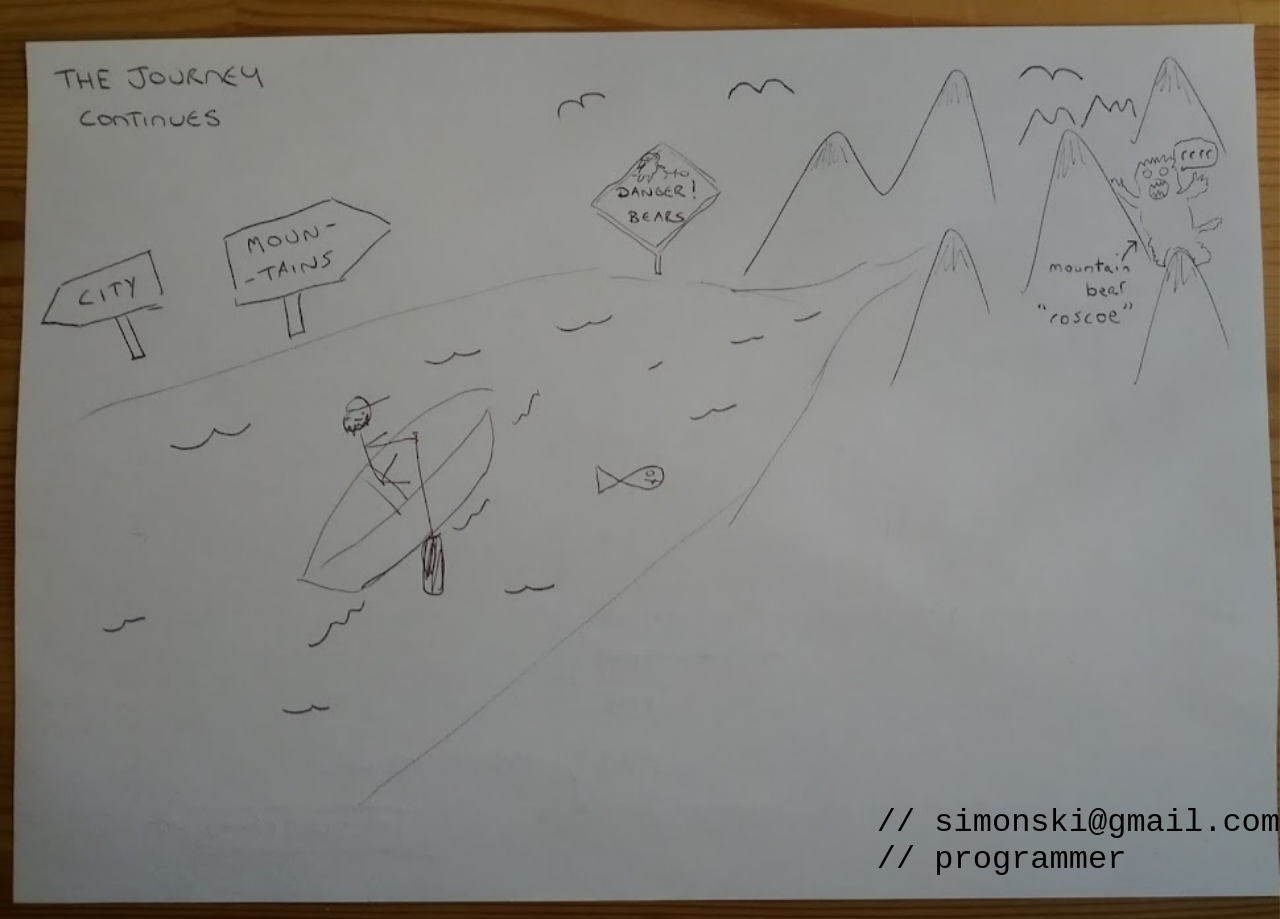
<file: index.html>
<!DOCTYPE html>
<html>
	<!--
	Hello viewers!, why - what on earth brought you here?. This site is much better viewed in the browser, not as source.  This is the dirty laundry, as it were.  Skidaddle!
	-->
  <head>
    <link href="fullscreen.css" rel="stylesheet" type="text/css"/>
  </head>
  <body>
    <img alt="full screen background image" src="fullscreen.jpeg" id="full-screen-background-image" /> 

	<div id="wrap">
		<div id="header">
		</div>
		<div id="main">
		</div>
	</div>

	<div id="footer" valign="bottom">
<br/>
<br/>
<br/>
<br/>
<br/>
      <pre>	
   // simonski@gmail.com
   // programmer
      </pre>
	</div>

  </body>
</html>
</file>
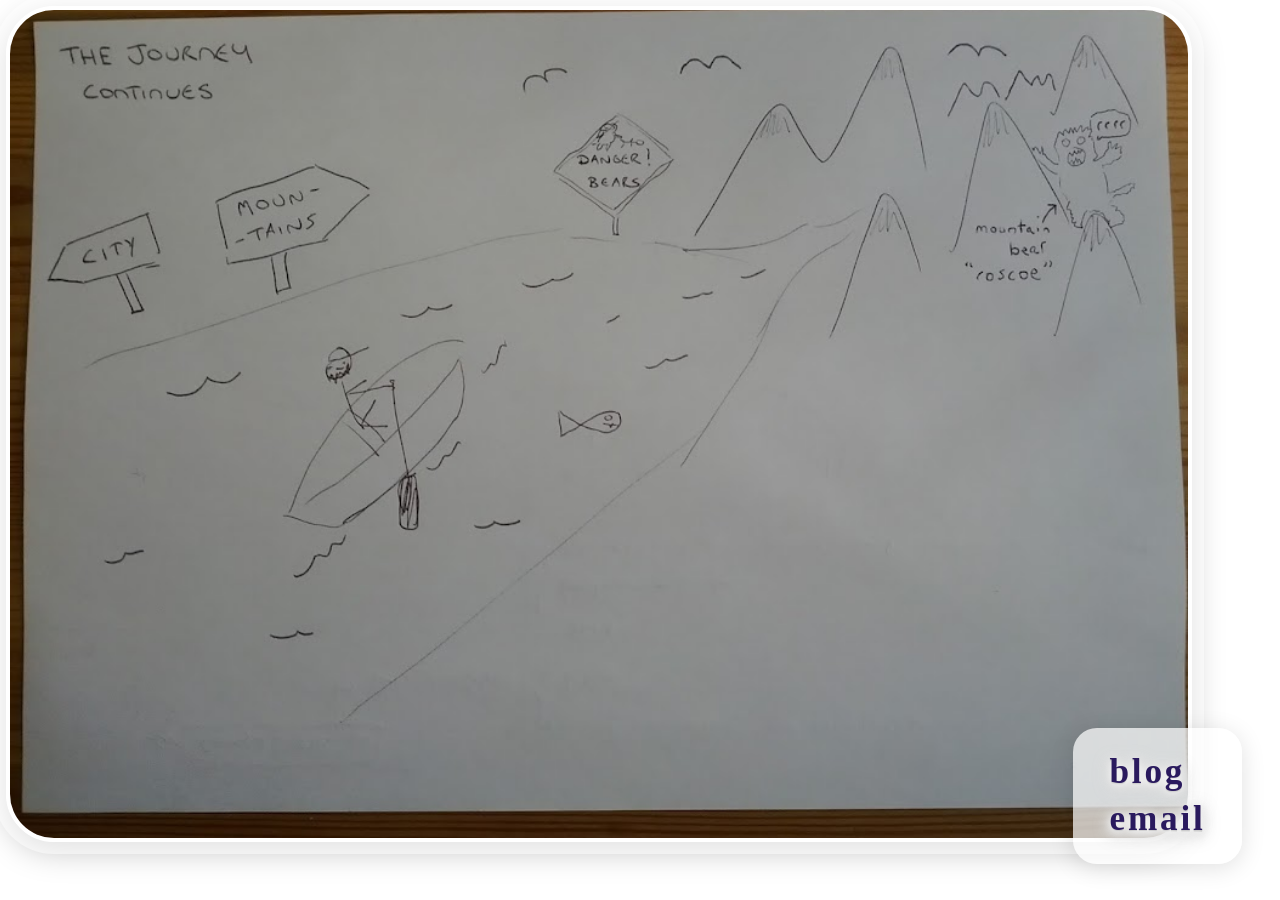
<file: website/index.html>
<!DOCTYPE html>
<html>
	<!--
	Hello viewers!, why - what on earth brought you here?. This site is much better viewed in the browser, not as source.  This is the dirty laundry, as it were.  Skidaddle!
	-->
  <head>
    <link href="fullscreen.css" rel="stylesheet" type="text/css"/>
  </head>
  <body>

		<div class="background-frame">
			<img alt="full screen background image" src="fullscreen.jpeg" id="full-screen-background-image" usemap="#fishmap" />
			<map name="fishmap">
				<area shape="circle" coords="50%,50%,10%" href="#" alt="Fish" id="fish-area" />
			</map>
			<div id="fish-popup" class="fancy-popup">
				<a href="https://en.wikipedia.org/wiki/Fish" target="_blank">🐟 Learn about Fish on Wikipedia</a>
			</div>
		</div>

	<div id="wrap">
		<div id="header">
		</div>
		<div id="main">
		</div>
	</div>

	<div id="footer" valign="bottom">
		<pre>
			<a href="http://blog.simonski.com">blog</a>
			<a href="mailto:simon.gauld@gmail.com">email</a>
		</pre>
	</div>

	</body>
</html>
</file>
<file: fullscreen.css>
html, body {
  height: 100%;
  width: 100%;
  padding: 0;
  margin: 0;
}

#full-screen-background-image {
  z-index: -999;
  min-height: 100%;
  min-width: 1024px;
  width: 100%;
  height: auto;
  position: fixed;
  top: 0;
  left: 0;
}

#wrap {min-height: 100%;}

#main {overflow:auto;
  padding-bottom: 250px;}  

#footer {
  position: relative;
  float: right;
  margin-top: -350px; 
  height: 350px;
  clear:both;
  font-size: 24pt;
}
</file>
<file: website/fullscreen.css>
#fish-popup.fancy-popup {
  position: fixed;
  z-index: 10000;
  left: 50vw;
  top: 30vh;
  transform: translate(-50%, -100%);
  background: linear-gradient(135deg, #fffbe6 60%, #e0e7ff 100%);
  border-radius: 24px;
  box-shadow: 0 8px 32px 0 rgba(0,0,0,0.18), 0 0 0 6px #b3e5fc;
  padding: 28px 36px;
  font-size: 1.5rem;
  font-family: 'Playfair Display', 'Cinzel', 'Georgia', serif;
  color: #2a1a5e;
  opacity: 0;
  pointer-events: none;
  transition: opacity 0.3s, left 0.2s, top 0.2s;
  text-align: center;
}

#fish-popup.fancy-popup a {
  color: #e94f37;
  text-decoration: none;
  font-weight: bold;
  font-size: 2rem;
  text-shadow: 0 2px 8px #fff, 0 1px 0 #b8b8b8;
  letter-spacing: 0.08em;
  transition: color 0.2s, text-shadow 0.2s;
}

#fish-popup.fancy-popup a:hover {
  color: #2a1a5e;
  text-shadow: 0 4px 16px #e94f37, 0 2px 0 #b8b8b8;
}
html, body {
  height: 100%;
  width: 100%;
  padding: 0;
  margin: 0;
}


.background-frame {
  position: fixed;
  top: 0;
  left: 0;
  width: 100vw;
  height: 100vh;
  display: flex;
  align-items: flex-start;
  justify-content: flex-start;
  z-index: -1000;
  pointer-events: none;
  padding: 0.5vw 0 0 0.5vw;
  box-sizing: border-box;
}

#full-screen-background-image {
  border-radius: 48px;
  box-shadow: 0 0 0 12px rgba(255,255,255,0.5), 0 8px 32px 0 rgba(0,0,0,0.25);
  border: 4px solid #fff;
  width: 92vw;
  height: 92vh;
  min-width: 0;
  min-height: 0;
  max-width: 98vw;
  max-height: 98vh;
  object-fit: cover;
  z-index: -999;
  pointer-events: none;
}

#wrap {min-height: 100%;}

#main {overflow:auto;
  padding-bottom: 250px;}  

#footer {
  position: fixed;
  right: 3vw;
  bottom: 4vh;
  margin: 0;
  height: auto;
  clear: both;
  font-size: 0;
  z-index: 10;
  background: rgba(255,255,255,0.7);
  border-radius: 24px;
  box-shadow: 0 4px 24px 0 rgba(0,0,0,0.12);
  padding: 24px 36px 18px 36px;
  display: flex;
  flex-direction: column;
  align-items: flex-end;
}

#footer pre {
  margin: 0;
  font-size: 0;
  background: none;
  border: none;
  padding: 0;
}

#footer a {
  display: block;
  font-family: 'Playfair Display', 'Cinzel', 'Georgia', serif;
  font-size: 2.2rem;
  font-weight: 700;
  color: #2a1a5e;
  text-shadow: 0 2px 8px #fff, 0 1px 0 #b8b8b8;
  letter-spacing: 0.08em;
  margin-bottom: 0.2em;
  text-decoration: none;
  transition: color 0.2s, text-shadow 0.2s, transform 0.2s;
  filter: drop-shadow(0 2px 8px #fff) drop-shadow(0 1px 0 #b8b8b8);
}

#footer a:hover {
  color: #e94f37;
  text-shadow: 0 4px 16px #fff, 0 2px 0 #b8b8b8;
  transform: scale(1.08) rotate(-2deg);
}
</file>
